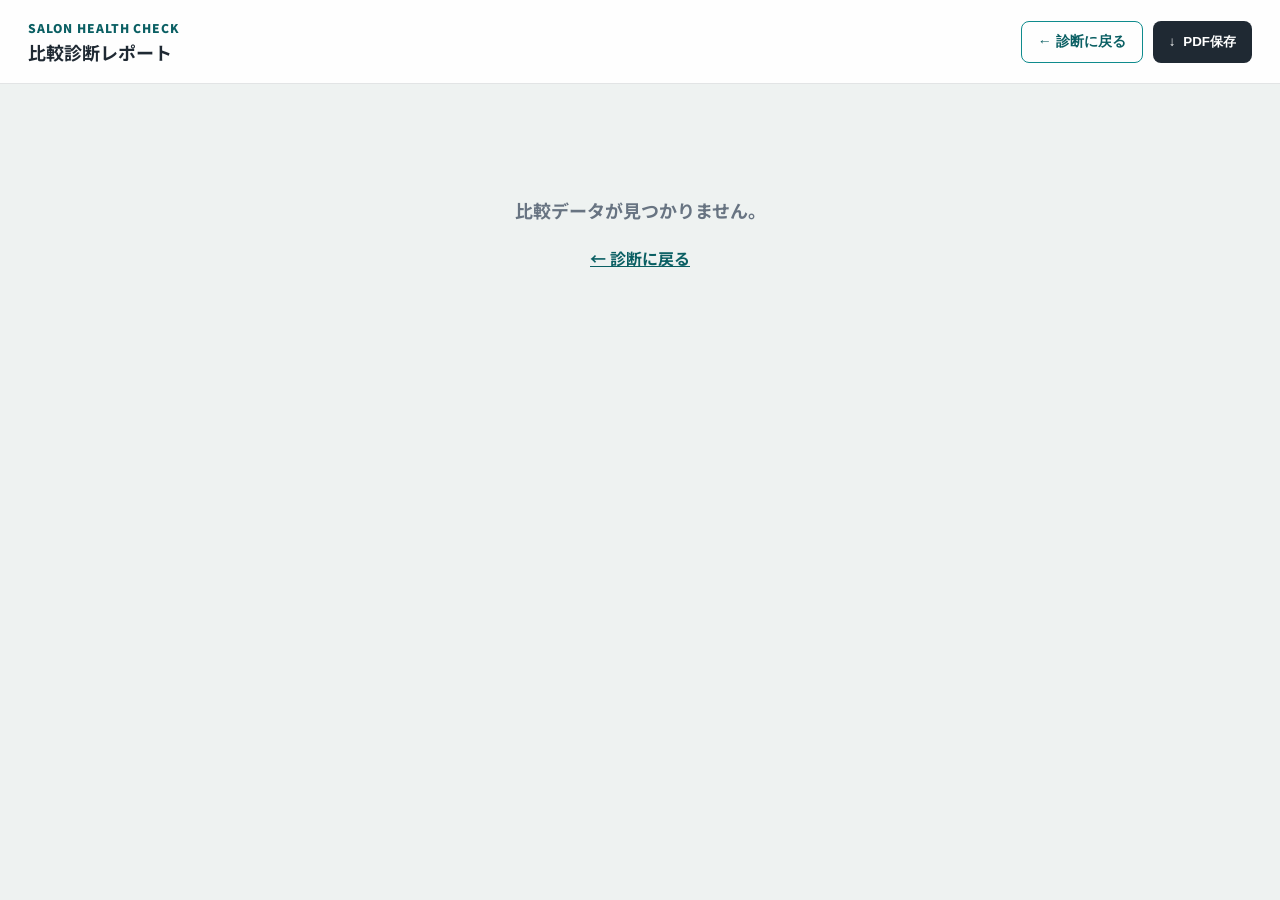
<file: compare.html>
<!doctype html>
<html lang="ja">
  <head>
    <meta charset="utf-8" />
    <meta name="viewport" content="width=device-width, initial-scale=1" />
    <title>サロンヘルスチェック｜比較診断</title>
    <link rel="stylesheet" href="./styles.css" />
    <style>
      .compare-page {
        max-width: 1180px;
        margin: 0 auto;
        padding: 32px 20px 80px;
      }

      /* サマリーカード横並び */
      .store-cards {
        display: grid;
        grid-template-columns: repeat(auto-fit, minmax(220px, 1fr));
        gap: 16px;
        margin-bottom: 40px;
      }

      .store-card {
        background: var(--paper);
        border: 1px solid var(--line);
        border-radius: 12px;
        box-shadow: var(--shadow);
        padding: 24px;
      }

      .store-card-name {
        font-size: 17px;
        font-weight: 900;
        color: var(--ink);
        margin: 0 0 4px;
      }

      .store-card-area {
        font-size: 12px;
        color: var(--muted);
        margin: 0 0 16px;
      }

      .store-card-stats {
        display: grid;
        gap: 8px;
      }

      .store-stat {
        display: flex;
        justify-content: space-between;
        align-items: baseline;
        font-size: 13px;
      }

      .store-stat-label {
        color: var(--muted);
        font-weight: 700;
      }

      .store-stat-value {
        font-weight: 900;
        color: var(--ink);
        font-size: 16px;
      }

      .store-stat-value.warn { color: var(--coral); }
      .store-stat-value.good { color: var(--teal); }

      .detail-link {
        display: block;
        margin-top: 16px;
        text-align: center;
        font-size: 13px;
        font-weight: 700;
        color: var(--teal-dark);
        background: var(--mint);
        border-radius: 8px;
        padding: 8px;
        text-decoration: none;
        cursor: pointer;
        border: none;
        width: 100%;
        font-family: "Noto Sans JP", "Hiragino Sans", Meiryo, system-ui, sans-serif;
      }

      .detail-link:hover { background: #c5ead8; }

      /* セクションヘッダー */
      .section-head {
        margin-bottom: 20px;
      }

      .section-head h2 {
        font-size: 28px;
        font-weight: 900;
        margin: 6px 0 8px;
      }

      .section-head p {
        color: var(--muted);
        font-size: 15px;
      }

      /* 比較表 */
      .compare-table-wrap {
        background: var(--paper);
        border-radius: 12px;
        box-shadow: var(--shadow);
        overflow-x: auto;
        margin-bottom: 40px;
      }

      table {
        width: 100%;
        border-collapse: collapse;
        font-size: 14px;
      }

      thead th {
        background: var(--ink);
        color: white;
        font-size: 13px;
        font-weight: 700;
        padding: 14px 18px;
        text-align: left;
        white-space: nowrap;
      }

      thead th:first-child {
        border-radius: 12px 0 0 0;
        min-width: 160px;
      }

      thead th:last-child {
        border-radius: 0 12px 0 0;
      }

      tbody tr {
        border-bottom: 1px solid var(--line);
      }

      tbody tr:last-child { border-bottom: none; }

      tbody tr.category-row td {
        background: #f0f0ee;
        font-size: 11px;
        font-weight: 800;
        color: var(--teal-dark);
        letter-spacing: 0.06em;
        padding: 8px 18px;
      }

      tbody td {
        padding: 12px 18px;
        color: var(--ink);
        font-weight: 700;
        vertical-align: middle;
      }

      tbody td:first-child {
        color: var(--muted);
        font-weight: 500;
        font-size: 13px;
      }

      .cell-ok {
        color: var(--teal);
        font-size: 18px;
      }

      .cell-needs {
        color: var(--coral);
        font-size: 18px;
      }

      .score-chip {
        display: inline-block;
        border-radius: 999px;
        font-size: 12px;
        font-weight: 800;
        padding: 3px 10px;
      }

      .score-chip.high { background: var(--mint); color: var(--teal-dark); }
      .score-chip.low { background: var(--rose); color: var(--coral); }

      /* 比較から見えてきたこと */
      .insight-section {
        background: var(--paper);
        border-radius: 12px;
        box-shadow: var(--shadow);
        padding: 36px;
        margin-bottom: 40px;
      }

      .insight-placeholder {
        background: #f0f0ee;
        border-radius: 8px;
        padding: 24px;
        text-align: center;
        color: var(--muted);
        font-size: 14px;
      }

      .insight-placeholder strong {
        display: block;
        font-size: 16px;
        color: var(--ink);
        margin-bottom: 8px;
      }

      /* 凡例 */
      .legend {
        display: flex;
        gap: 16px;
        margin-bottom: 12px;
        font-size: 12px;
        font-weight: 700;
        color: var(--muted);
      }

      .legend-item {
        display: flex;
        align-items: center;
        gap: 6px;
      }

      .legend-dot {
        width: 10px;
        height: 10px;
        border-radius: 50%;
      }

      .legend-dot.good { background: var(--teal); }
      .legend-dot.warn { background: var(--coral); }

      /* INSIGHTカード */
      .insight-points {
        display: grid;
        gap: 14px;
        margin-bottom: 20px;
      }

      .insight-point {
        background: white;
        border: 1px solid var(--line);
        border-radius: 10px;
        padding: 18px 20px;
        display: grid;
        grid-template-columns: 28px 1fr;
        gap: 14px;
        align-items: start;
      }

      .insight-num {
        background: var(--teal);
        color: white;
        border-radius: 6px;
        font-size: 14px;
        font-weight: 900;
        width: 28px;
        height: 28px;
        display: grid;
        place-items: center;
      }

      .insight-point h3 {
        font-size: 15px;
        font-weight: 700;
        margin: 0 0 6px;
        color: var(--ink);
      }

      .insight-point p {
        font-size: 13px;
        line-height: 1.6;
        color: var(--muted);
        margin: 0;
      }

      .insight-purpose {
        font-size: 13px;
        color: var(--teal-dark);
        font-weight: 700;
        background: var(--mint);
        border-radius: 8px;
        padding: 10px 14px;
        margin-bottom: 16px;
      }

      .insight-closing {
        font-size: 14px;
        font-weight: 700;
        color: var(--ink);
        border-top: 1px solid var(--line);
        padding-top: 16px;
        margin-top: 4px;
      }

      .insight-loading {
        text-align: center;
        padding: 32px;
        color: var(--muted);
        font-size: 14px;
      }

      .insight-spinner {
        width: 32px;
        height: 32px;
        border: 3px solid var(--mint);
        border-top-color: var(--teal);
        border-radius: 50%;
        animation: spin 0.8s linear infinite;
        margin: 0 auto 12px;
      }

      @keyframes spin { to { transform: rotate(360deg); } }

      /* フェーズ2プレースホルダー */
      .phase2-badge {
        display: inline-block;
        background: var(--gold);
        color: white;
        font-size: 11px;
        font-weight: 800;
        padding: 2px 8px;
        border-radius: 4px;
        margin-left: 8px;
        vertical-align: middle;
      }

      @media (max-width: 700px) {
        .compare-page { padding: 20px 12px 60px; }
        .section-head h2 { font-size: 22px; }
      }

      @media print {
        @page { size: A4 landscape; margin: 12mm; }
        body { background: white; }
        .topbar { display: none; }
        .compare-page { padding: 0; max-width: none; }
        .compare-table-wrap { overflow: visible; box-shadow: none; }
        .insight-section { box-shadow: none; }
        .store-card { box-shadow: none; border: 1px solid #ccc; }
        .detail-link { display: none; }
        table { font-size: 12px; }
        thead th { font-size: 11px; padding: 8px 10px; }
        tbody td { padding: 7px 10px; }
        .phase2-badge { display: none; }
      }
    </style>
  </head>
  <body>
    <header class="topbar">
      <div>
        <p class="eyebrow">Salon Health Check</p>
        <h1>比較診断レポート</h1>
      </div>
      <div class="actions" style="display:flex;gap:10px;">
        <button type="button" onclick="location.href='./input.html'" style="background:none;border:1.5px solid var(--teal);color:var(--teal-dark);border-radius:8px;padding:0 16px;min-height:40px;font-size:14px;font-weight:700;cursor:pointer;">← 診断に戻る</button>
        <button type="button" id="printButton" aria-label="印刷またはPDF保存">
          <span aria-hidden="true">↓</span>
          PDF保存
        </button>
      </div>
    </header>

    <main class="compare-page" id="compareMain"></main>

    <script>
      const reports = (() => {
        try {
          const stored = sessionStorage.getItem("salonReports");
          return stored ? JSON.parse(stored) : null;
        } catch { return null; }
      })();

      if (!reports || reports.length < 2) {
        document.getElementById("compareMain").innerHTML = `
          <div style="text-align:center;padding:80px 20px;">
            <p style="font-size:18px;font-weight:700;color:var(--muted);">比較データが見つかりません。</p>
            <a href="./input.html" style="display:inline-block;margin-top:20px;color:var(--teal-dark);font-weight:700;">← 診断に戻る</a>
          </div>
        `;
      } else {
        renderCompare(reports);
      }

      function renderCompare(reports) {
        const main = document.getElementById("compareMain");

        // ── 1. 店舗サマリーカード ──
        const storeCards = reports.map((r, i) => {
          const hpPassed = r.homepageChecks.filter(c => c.passed).length;
          const hpTotal = r.homepageChecks.length;
          const ratingDiff = r.map.areaRating ? (r.map.rating - r.map.areaRating).toFixed(1) : null;
          const ratingClass = ratingDiff >= 0 ? "good" : "warn";

          return `
            <div class="store-card">
              <p class="store-card-name">${r.storeName}</p>
              <p class="store-card-area">${r.area || ""}</p>
              <div class="store-card-stats">
                <div class="store-stat">
                  <span class="store-stat-label">Google評価</span>
                  <span class="store-stat-value ${ratingClass}">${r.map.rating ?? "-"}</span>
                </div>
                <div class="store-stat">
                  <span class="store-stat-label">口コミ数</span>
                  <span class="store-stat-value">${r.map.reviews ?? "-"}件</span>
                </div>
                <div class="store-stat">
                  <span class="store-stat-label">HP達成</span>
                  <span class="store-stat-value">${hpPassed}/${hpTotal}項目</span>
                </div>
                <div class="store-stat">
                  <span class="store-stat-label">優先改善</span>
                  <span class="store-stat-value warn">${r.priorities.length}件</span>
                </div>
              </div>
              <button class="detail-link" onclick="goToDetail(${i})">詳細レポートを見る →</button>
            </div>
          `;
        }).join("");

        // ── 2. 比較表 ──
        const storeHeaders = reports.map(r =>
          `<th>${r.storeName}</th>`
        ).join("");

        // Google評価・口コミ行
        const ratingRow = `
          <tr>
            <td>Google評価</td>
            ${reports.map(r => {
              const diff = r.map.areaRating ? r.map.rating - r.map.areaRating : 0;
              return `<td><span class="score-chip ${diff >= 0 ? 'high' : 'low'}">${r.map.rating ?? "-"}</span></td>`;
            }).join("")}
          </tr>
        `;

        const reviewsRow = `
          <tr>
            <td>口コミ数</td>
            ${reports.map(r => {
              const diff = r.map.areaReviews ? r.map.reviews - r.map.areaReviews : 0;
              return `<td><span class="score-chip ${diff >= 0 ? 'high' : 'low'}">${r.map.reviews ?? "-"}件</span></td>`;
            }).join("")}
          </tr>
        `;

        // HP項目別比較
        const allCheckKeys = reports[0].homepageChecks.map(c => ({ key: c.key, label: c.label }));

        // カテゴリ分類
        const categories = {
          "集客導線": ["openingHours", "phone", "line", "googleMap", "instagram", "booking"],
          "信頼材料": ["faq", "blog", "recruit"],
        };

        let checkRows = "";
        for (const [catLabel, keys] of Object.entries(categories)) {
          checkRows += `<tr class="category-row"><td colspan="${reports.length + 1}">${catLabel}</td></tr>`;
          for (const key of keys) {
            const checkItem = allCheckKeys.find(c => c.key === key);
            if (!checkItem) continue;
            const cells = reports.map(r => {
              const item = r.homepageChecks.find(c => c.key === key);
              const passed = item?.passed ?? false;
              return `<td class="${passed ? 'cell-ok' : 'cell-needs'}">${passed ? "○" : "×"}</td>`;
            }).join("");
            checkRows += `<tr><td>${checkItem.label}</td>${cells}</tr>`;
          }
        }

        const compareTable = `
          <div class="legend">
            <span class="legend-item"><span class="legend-dot good"></span>エリア平均以上</span>
            <span class="legend-item"><span class="legend-dot warn"></span>エリア平均未満</span>
          </div>
          <div class="compare-table-wrap">
            <table>
              <thead>
                <tr>
                  <th>診断項目</th>
                  ${storeHeaders}
                </tr>
              </thead>
              <tbody>
                <tr class="category-row"><td colspan="${reports.length + 1}">Google Map</td></tr>
                ${ratingRow}
                ${reviewsRow}
                ${checkRows}
              </tbody>
            </table>
          </div>
        `;

        // ── 3. 比較から見えてきたこと ──
        const insightSection = `
          <div class="insight-section">
            <div class="section-head">
              <p class="eyebrow">Insight</p>
              <h2>比較して見えてきたこと</h2>
              <p>この店舗の組み合わせから、営業の糸口になりそうなポイントをお伝えします。</p>
            </div>
            <div id="insightContent">
              <div class="insight-loading">
                <div class="insight-spinner"></div>
                比較データを分析しています…
              </div>
            </div>
          </div>
        `;

        // ── 組み立て ──
        main.innerHTML = `
          <div class="section-head" style="margin-bottom:24px;">
            <p class="eyebrow">Salon Health Check</p>
            <h2>${reports.length}店舗の比較診断</h2>
            <p>${reports[0].diagnosisDate} 実施</p>
          </div>

          <div class="store-cards">${storeCards}</div>

          <div class="section-head">
            <p class="eyebrow">Comparison</p>
            <h2>店舗比較</h2>
            <p>診断項目を横断して、強みと改善余地を一覧で確認できます。</p>
          </div>
          ${compareTable}

          ${insightSection}
        `;
      }

      // compare.js を呼んでINSIGHTを生成
      async function loadInsight(reports) {
        const purpose = sessionStorage.getItem("comparePurpose") || "series";
        try {
          const res = await fetch("/.netlify/functions/compare", {
            method: "POST",
            headers: { "Content-Type": "application/json" },
            body: JSON.stringify({ reports, purpose }),
          });

          if (!res.ok) throw new Error("分析の取得に失敗しました");
          const insight = await res.json();

          const purposeLabel = purpose === "competitor"
            ? "競合店比較（同一・近接エリアの異なる店舗）"
            : "系列店比較（同じブランド・法人の店舗）";

          const pointsHtml = insight.points.map((p, i) => `
            <div class="insight-point">
              <div class="insight-num">${i + 1}</div>
              <div>
                <h3>${p.title}</h3>
                <p>${p.body}</p>
              </div>
            </div>
          `).join("");

          document.getElementById("insightContent").innerHTML = `
            <div class="insight-purpose">${insight.purposeComment || purposeLabel}</div>
            <div class="insight-points">${pointsHtml}</div>
            <p class="insight-closing">${insight.closing}</p>
          `;
        } catch (err) {
          document.getElementById("insightContent").innerHTML = `
            <div class="insight-placeholder">
              <strong>分析を取得できませんでした</strong>
              比較表の内容をご確認ください。
            </div>
          `;
        }
      }

      // レンダリング後にINSIGHTを非同期取得
      if (reports && reports.length >= 2) {
        loadInsight(reports);
      }

      function goToDetail(index) {
        const reports = JSON.parse(sessionStorage.getItem("salonReports") || "[]");
        if (reports[index]) {
          sessionStorage.setItem("salonReport", JSON.stringify(reports[index]));
          window.location.href = "./index.html";
        }
      }

      document.getElementById("printButton").addEventListener("click", () => window.print());
    </script>
  </body>
</html>
</file>
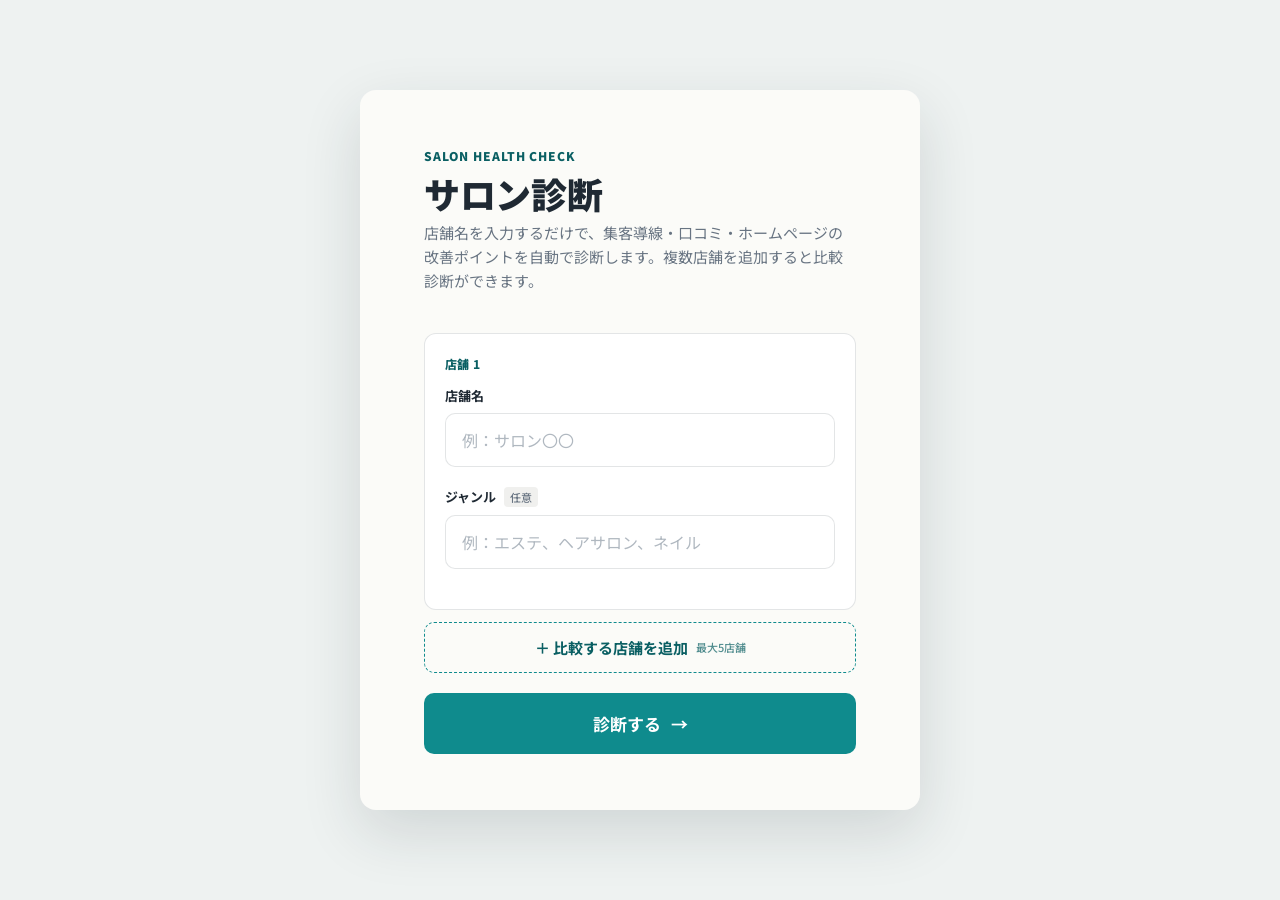
<file: input.html>
<!doctype html>
<html lang="ja">
  <head>
    <meta charset="utf-8" />
    <meta name="viewport" content="width=device-width, initial-scale=1" />
    <title>サロンヘルスチェック</title>
    <link rel="stylesheet" href="./styles.css" />
    <style>
      .input-page {
        min-height: 100vh;
        display: grid;
        place-items: center;
        padding: 40px 20px;
      }

      .input-card {
        background: var(--paper);
        border-radius: 16px;
        box-shadow: var(--shadow);
        padding: 56px 64px;
        width: 100%;
        max-width: 560px;
      }

      .input-card .eyebrow { margin-bottom: 8px; }

      .input-card h1 {
        font-size: 36px;
        font-weight: 900;
        letter-spacing: -0.01em;
        line-height: 1.1;
        margin: 0 0 8px;
        color: var(--ink);
      }

      .input-card .desc {
        color: var(--muted);
        font-size: 15px;
        line-height: 1.6;
        margin: 0 0 40px;
      }

      .field {
        display: grid;
        gap: 8px;
        margin-bottom: 20px;
      }

      .field label {
        font-size: 13px;
        font-weight: 700;
        color: var(--ink);
        display: flex;
        align-items: center;
        gap: 8px;
      }

      .field label .optional {
        font-size: 11px;
        font-weight: 500;
        color: var(--muted);
        background: #f0f0ee;
        border-radius: 4px;
        padding: 2px 6px;
      }

      .field input {
        width: 100%;
        padding: 14px 16px;
        border: 1.5px solid var(--line);
        border-radius: 10px;
        font-size: 16px;
        font-family: "Noto Sans JP", "Hiragino Sans", Meiryo, system-ui, sans-serif;
        color: var(--ink);
        background: white;
        transition: border-color 0.15s;
        outline: none;
        box-sizing: border-box;
      }

      .field input:focus { border-color: var(--teal); }
      .field input::placeholder { color: #b0b8c0; }

      /* 店舗ブロック */
      .store-block {
        background: white;
        border: 1.5px solid var(--line);
        border-radius: 12px;
        padding: 20px;
        margin-bottom: 12px;
        position: relative;
      }

      .store-block-label {
        font-size: 12px;
        font-weight: 800;
        color: var(--teal-dark);
        letter-spacing: 0.04em;
        margin-bottom: 12px;
      }

      .remove-btn {
        position: absolute;
        top: 14px;
        right: 14px;
        background: none;
        border: 1.5px solid var(--line);
        border-radius: 6px;
        color: var(--muted);
        cursor: pointer;
        font-size: 12px;
        font-weight: 700;
        min-height: 28px;
        padding: 0 10px;
      }

      .remove-btn:hover {
        border-color: var(--coral);
        color: var(--coral);
        background: var(--rose);
      }

      /* 追加ボタン */
      .add-store-btn {
        width: 100%;
        padding: 14px;
        background: none;
        border: 1.5px dashed var(--teal);
        border-radius: 10px;
        color: var(--teal-dark);
        cursor: pointer;
        font-size: 15px;
        font-weight: 700;
        font-family: "Noto Sans JP", "Hiragino Sans", Meiryo, system-ui, sans-serif;
        margin-bottom: 20px;
        display: flex;
        align-items: center;
        justify-content: center;
        gap: 8px;
        transition: background 0.15s, border-color 0.15s;
        min-height: auto;
      }

      .add-store-btn:hover {
        background: var(--mint);
      }

      .add-store-btn:disabled {
        opacity: 0.4;
        cursor: not-allowed;
      }

      /* 比較モード表示 */
      .compare-notice {
        background: var(--mint);
        border-radius: 8px;
        color: var(--teal-dark);
        font-size: 13px;
        font-weight: 700;
        margin-bottom: 16px;
        padding: 10px 14px;
        display: none;
      }

      .compare-notice.visible { display: block; }

      .submit-btn {
        width: 100%;
        padding: 18px;
        background: var(--teal);
        color: white;
        border: none;
        border-radius: 10px;
        font-size: 17px;
        font-weight: 700;
        font-family: "Noto Sans JP", "Hiragino Sans", Meiryo, system-ui, sans-serif;
        cursor: pointer;
        margin-top: 12px;
        display: flex;
        align-items: center;
        justify-content: center;
        gap: 10px;
        transition: background 0.15s;
        min-height: auto;
      }

      .submit-btn:hover { background: var(--teal-dark); }

      /* ローディング */
      .loading-overlay {
        display: none;
        position: fixed;
        inset: 0;
        background: rgba(238, 242, 241, 0.92);
        place-items: center;
        z-index: 100;
        flex-direction: column;
        gap: 24px;
      }

      .loading-overlay.active { display: grid; }

      .loading-card {
        background: white;
        border-radius: 16px;
        box-shadow: var(--shadow);
        padding: 48px 56px;
        text-align: center;
        display: grid;
        gap: 20px;
        min-width: 300px;
      }

      .spinner {
        width: 48px;
        height: 48px;
        border: 4px solid var(--mint);
        border-top-color: var(--teal);
        border-radius: 50%;
        animation: spin 0.8s linear infinite;
        margin: 0 auto;
      }

      @keyframes spin { to { transform: rotate(360deg); } }

      .loading-card h2 {
        font-size: 22px;
        font-weight: 700;
        margin: 0;
        color: var(--ink);
      }

      .loading-card p {
        font-size: 14px;
        color: var(--muted);
        margin: 0;
      }

      .loading-progress {
        font-size: 13px;
        color: var(--teal-dark);
        font-weight: 700;
      }

      @media (max-width: 600px) {
        .input-card { padding: 36px 28px; }
        .input-card h1 { font-size: 28px; }
      }
    </style>
  </head>
  <body>
    <div class="input-page">
      <div class="input-card">
        <p class="eyebrow">Salon Health Check</p>
        <h1>サロン診断</h1>
        <p class="desc">店舗名を入力するだけで、集客導線・口コミ・ホームページの改善ポイントを自動で診断します。複数店舗を追加すると比較診断ができます。</p>

        <!-- 店舗リスト -->
        <div id="storeList"></div>

        <!-- 店舗追加ボタン -->
        <button class="add-store-btn" id="addStoreBtn" type="button">
          <span>＋ 比較する店舗を追加</span>
          <span style="font-size:11px;font-weight:500;opacity:0.7">最大5店舗</span>
        </button>

        <!-- 比較目的選択（2店舗以上のとき表示） -->
        <div id="comparePurpose" style="display:none;margin-bottom:16px;">
          <p style="font-size:13px;font-weight:700;color:var(--ink);margin:0 0 10px;">比較の目的</p>
          <label style="display:flex;align-items:center;gap:10px;padding:12px 14px;background:white;border:1.5px solid var(--line);border-radius:10px;margin-bottom:8px;cursor:pointer;font-size:14px;font-weight:700;color:var(--ink);">
            <input type="radio" name="purpose" value="series" checked style="accent-color:var(--teal);width:16px;height:16px;" />
            系列店を比較する（同じブランド・法人の店舗）
          </label>
          <label style="display:flex;align-items:center;gap:10px;padding:12px 14px;background:white;border:1.5px solid var(--line);border-radius:10px;cursor:pointer;font-size:14px;font-weight:700;color:var(--ink);">
            <input type="radio" name="purpose" value="competitor" style="accent-color:var(--teal);width:16px;height:16px;" />
            競合店を比較する（同一・近接エリアの異なる店舗）
          </label>
        </div>

        <!-- 比較モード通知 -->
        <div class="compare-notice" id="compareNotice">
          複数店舗が入力されています。診断後に比較レポートが表示されます。
        </div>

        <button class="submit-btn" id="diagnoseBtn" type="button">
          <span id="submitLabel">診断する</span>
          <span aria-hidden="true">→</span>
        </button>
      </div>
    </div>

    <!-- ローディング -->
    <div class="loading-overlay" id="loadingOverlay">
      <div class="loading-card">
        <div class="spinner"></div>
        <h2>診断中</h2>
        <p id="loadingDetail">GoogleMap・ホームページの情報を取得しています…</p>
        <p class="loading-progress" id="loadingProgress"></p>
      </div>
    </div>

    <script>
      const MAX_STORES = 5;
      let storeCount = 0;

      function createStoreBlock(index) {
        const block = document.createElement("div");
        block.className = "store-block";
        block.dataset.index = index;
        block.innerHTML = `
          <p class="store-block-label">店舗 ${index + 1}</p>
          ${index > 0 ? `<button class="remove-btn" type="button" onclick="removeStore(this)">削除</button>` : ""}
          <div class="field">
            <label>店舗名</label>
            <input type="text" class="store-name" placeholder="例：サロン〇〇" autocomplete="off" />
          </div>
          <div class="field">
            <label>ジャンル <span class="optional">任意</span></label>
            <input type="text" class="store-genre" placeholder="例：エステ、ヘアサロン、ネイル" autocomplete="off" />
          </div>
        `;
        return block;
      }

      function addStore() {
        if (storeCount >= MAX_STORES) return;
        const list = document.getElementById("storeList");
        list.appendChild(createStoreBlock(storeCount));
        storeCount++;
        updateUI();
      }

      function removeStore(btn) {
        const block = btn.closest(".store-block");
        block.remove();
        storeCount--;
        // ラベルを振り直す
        document.querySelectorAll(".store-block").forEach((b, i) => {
          b.dataset.index = i;
          b.querySelector(".store-block-label").textContent = `店舗 ${i + 1}`;
        });
        updateUI();
      }

      function updateUI() {
        const count = document.querySelectorAll(".store-block").length;
        document.getElementById("addStoreBtn").disabled = count >= MAX_STORES;
        document.getElementById("compareNotice").classList.toggle("visible", count >= 2);
        document.getElementById("comparePurpose").style.display = count >= 2 ? "block" : "none";
        document.getElementById("submitLabel").textContent = count >= 2 ? `${count}店舗を比較診断` : "診断する";
      }

      // 初期1店舗を追加
      addStore();

      document.getElementById("addStoreBtn").addEventListener("click", addStore);
      document.getElementById("diagnoseBtn").addEventListener("click", runDiagnosis);

      async function runDiagnosis() {
        const blocks = document.querySelectorAll(".store-block");
        const stores = Array.from(blocks).map(b => ({
          name: b.querySelector(".store-name").value.trim(),
          genre: b.querySelector(".store-genre").value.trim(),
        })).filter(s => s.name);

        if (stores.length === 0) {
          document.querySelector(".store-name").focus();
          return;
        }

        const overlay = document.getElementById("loadingOverlay");
        const detail = document.getElementById("loadingDetail");
        const progress = document.getElementById("loadingProgress");
        overlay.classList.add("active");

        try {
          const reports = [];

          for (let i = 0; i < stores.length; i++) {
            const store = stores[i];
            detail.textContent = `「${store.name}」の情報を取得しています…`;
            progress.textContent = stores.length > 1 ? `${i + 1} / ${stores.length} 店舗` : "";

            // ① Places API
            const placesRes = await fetch("/.netlify/functions/places", {
              method: "POST",
              headers: { "Content-Type": "application/json" },
              body: JSON.stringify({ storeName: store.name, genre: store.genre }),
            });
            if (!placesRes.ok) {
              const err = await placesRes.json();
              throw new Error(`${store.name}: ${err.error || "店舗情報の取得に失敗しました"}`);
            }
            const placeData = await placesRes.json();

            // ② Analyze API
            detail.textContent = `「${store.name}」を診断しています…`;
            const analyzeRes = await fetch("/.netlify/functions/analyze", {
              method: "POST",
              headers: { "Content-Type": "application/json" },
              body: JSON.stringify({ placeData }),
            });
            if (!analyzeRes.ok) {
              const err = await analyzeRes.json();
              throw new Error(`${store.name}: ${err.error || "診断の生成に失敗しました"}`);
            }
            const analysis = await analyzeRes.json();

            const report = {
              brand: "サロンヘルスチェック",
              storeName: placeData.storeName,
              storeShortName: placeData.storeName,
              area: placeData.address,
              diagnosisDate: new Date().toLocaleDateString("ja-JP", { year: "numeric", month: "2-digit" }).replace("/", "."),
              map: {
                rating: placeData.rating,
                areaRating: placeData.areaRating,
                reviews: placeData.reviews,
                areaReviews: placeData.areaReviews,
                nextReviewGoal: placeData.reviews ? Math.ceil(placeData.reviews / 5) * 5 + 5 : 30,
              },
              homepageChecks: analysis.homepageChecks || [],
              priorities: analysis.priorities || [],
              superiorStores: placeData.superiorStores || [],
              nearbyCompetitors: placeData.nearbyCompetitors || [],
              summary: analysis.summary || "",
              closing: analysis.closing || "",
              offer: analysis.offer || { title: "初回改善サポート", items: [], cta: "まずここから着手しましょう" },
            };

            reports.push(report);
          }

          if (reports.length === 1) {
            // 単店舗：従来通り
            sessionStorage.setItem("salonReport", JSON.stringify(reports[0]));
            window.location.href = "./index.html";
          } else {
            // 複数店舗：比較ページへ
            const purpose = document.querySelector('input[name="purpose"]:checked')?.value || "series";
            sessionStorage.setItem("salonReports", JSON.stringify(reports));
            sessionStorage.setItem("comparePurpose", purpose);
            window.location.href = "./compare.html";
          }

        } catch (err) {
          overlay.classList.remove("active");
          alert("エラーが発生しました：" + err.message);
        }
      }
    </script>
  </body>
</html>
</file>
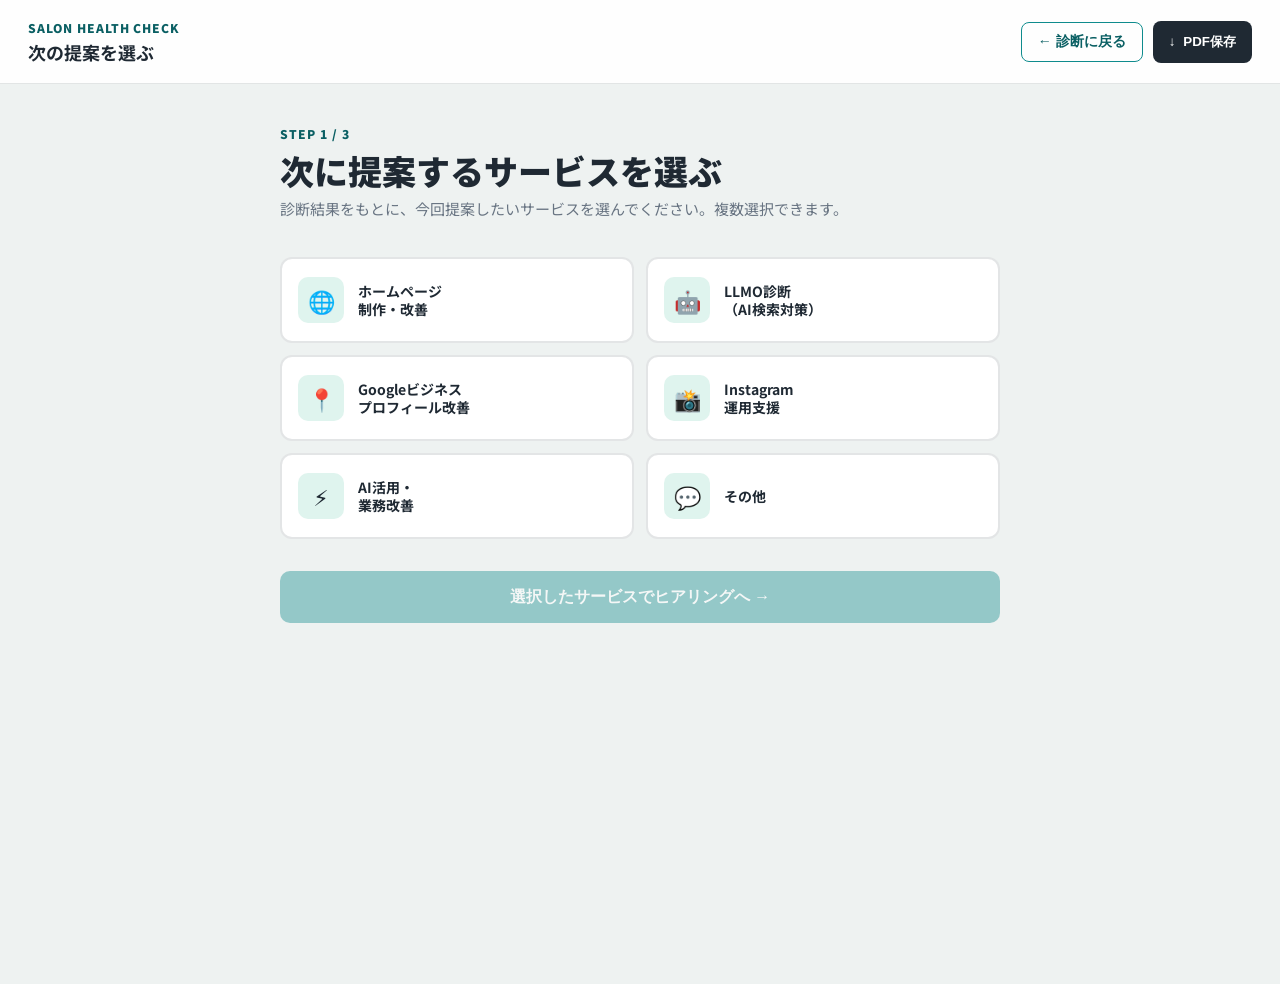
<file: proposal.html>
<!doctype html>
<html lang="ja">
  <head>
    <meta charset="utf-8" />
    <meta name="viewport" content="width=device-width, initial-scale=1" />
    <title>次の提案 — サロンヘルスチェック</title>
    <link rel="stylesheet" href="./styles.css" />
    <style>
      /* ===== ページ共通 ===== */
      .proposal-page {
        min-height: 100vh;
        padding: 40px 20px 80px;
      }

      .proposal-inner {
        margin: 0 auto;
        max-width: 720px;
      }

      .proposal-inner .eyebrow {
        margin-bottom: 8px;
      }

      .proposal-inner h1 {
        font-size: 34px;
        font-weight: 900;
        line-height: 1.1;
        margin: 0 0 8px;
      }

      .proposal-inner .desc {
        color: var(--muted);
        font-size: 15px;
        line-height: 1.6;
        margin: 0 0 36px;
      }

      /* ===== サービス選択 ===== */
      #screen-select { display: block; }
      #screen-hearing { display: none; }
      #screen-result  { display: none; }

      .service-grid {
        display: grid;
        gap: 12px;
        grid-template-columns: 1fr 1fr;
        margin-bottom: 32px;
      }

      .service-card {
        align-items: center;
        background: white;
        border: 2px solid var(--line);
        border-radius: 12px;
        cursor: pointer;
        display: flex;
        gap: 14px;
        padding: 18px 16px;
        transition: border-color 0.15s, box-shadow 0.15s;
        user-select: none;
      }

      .service-card:hover {
        border-color: var(--teal);
      }

      .service-card.selected {
        background: var(--mint);
        border-color: var(--teal);
        box-shadow: 0 0 0 3px rgba(15,139,141,0.15);
      }

      .service-icon {
        align-items: center;
        background: var(--mint);
        border-radius: 10px;
        display: flex;
        font-size: 22px;
        height: 46px;
        justify-content: center;
        width: 46px;
        flex-shrink: 0;
      }

      .service-card.selected .service-icon {
        background: white;
      }

      .service-label {
        font-size: 14px;
        font-weight: 700;
        line-height: 1.3;
      }

      .service-check {
        margin-left: auto;
        color: var(--teal);
        font-size: 20px;
        display: none;
        flex-shrink: 0;
      }

      .service-card.selected .service-check {
        display: block;
      }

      .next-btn {
        background: var(--teal);
        border-radius: 10px;
        font-size: 16px;
        min-height: 52px;
        padding: 0 28px;
        width: 100%;
        justify-content: center;
        opacity: 0.4;
        pointer-events: none;
        transition: opacity 0.15s, background 0.15s;
      }

      .next-btn.active {
        opacity: 1;
        pointer-events: auto;
      }

      .next-btn.active:hover {
        background: var(--teal-dark);
      }

      /* ===== ヒアリング ===== */
      .hearing-header {
        margin-bottom: 28px;
      }

      .hearing-header h2 {
        font-size: 26px;
        margin: 6px 0 6px;
      }

      .service-tabs {
        display: flex;
        flex-wrap: wrap;
        gap: 8px;
        margin-bottom: 28px;
      }

      .service-tab {
        background: var(--mint);
        border: 1.5px solid var(--teal);
        border-radius: 999px;
        color: var(--teal-dark);
        cursor: pointer;
        font-size: 13px;
        font-weight: 700;
        padding: 6px 14px;
        opacity: 0.45;
        transition: opacity 0.12s;
      }

      .service-tab.active {
        opacity: 1;
        background: var(--teal);
        color: white;
      }

      .hearing-form {
        background: white;
        border: 1px solid var(--line);
        border-radius: 14px;
        padding: 28px 32px;
        margin-bottom: 24px;
      }

      .hearing-form h3 {
        font-size: 17px;
        margin: 0 0 20px;
        color: var(--teal-dark);
      }

      .field {
        display: grid;
        gap: 6px;
        margin-bottom: 18px;
      }

      .field label {
        font-size: 13px;
        font-weight: 700;
        color: var(--ink);
      }

      .field input,
      .field select,
      .field textarea {
        background: white;
        border: 1.5px solid var(--line);
        border-radius: 8px;
        color: var(--ink);
        font-family: "Noto Sans JP", "Hiragino Sans", Meiryo, system-ui, sans-serif;
        font-size: 15px;
        outline: none;
        padding: 12px 14px;
        transition: border-color 0.15s;
        width: 100%;
        box-sizing: border-box;
      }

      .field input:focus,
      .field select:focus,
      .field textarea:focus {
        border-color: var(--teal);
      }

      .field textarea {
        min-height: 80px;
        resize: vertical;
      }

      .analyze-btn {
        background: var(--teal);
        border-radius: 10px;
        font-size: 16px;
        justify-content: center;
        min-height: 52px;
        padding: 0 28px;
        width: 100%;
        transition: background 0.15s;
      }

      .analyze-btn:hover {
        background: var(--teal-dark);
      }

      .back-link {
        background: none;
        border: none;
        color: var(--muted);
        cursor: pointer;
        font-size: 13px;
        font-weight: 700;
        margin-top: 16px;
        padding: 0;
        text-decoration: underline;
        display: block;
        text-align: center;
      }

      /* ===== ローディング ===== */
      .loading-overlay {
        display: none;
        position: fixed;
        inset: 0;
        background: rgba(238,242,241,0.92);
        place-items: center;
        z-index: 100;
      }

      .loading-overlay.active {
        display: grid;
      }

      .loading-card {
        background: white;
        border-radius: 16px;
        box-shadow: var(--shadow);
        padding: 48px 56px;
        text-align: center;
        display: grid;
        gap: 20px;
      }

      .spinner {
        animation: spin 0.8s linear infinite;
        border: 4px solid var(--mint);
        border-radius: 50%;
        border-top-color: var(--teal);
        height: 48px;
        margin: 0 auto;
        width: 48px;
      }

      @keyframes spin { to { transform: rotate(360deg); } }

      .loading-card h2 {
        color: var(--ink);
        font-size: 22px;
        font-weight: 700;
        margin: 0;
      }

      .loading-card p {
        color: var(--muted);
        font-size: 14px;
        margin: 0;
      }

      /* ===== 結果 ===== */
      .result-service-tags {
        display: flex;
        flex-wrap: wrap;
        gap: 8px;
        margin-bottom: 28px;
      }

      .result-service-tag {
        background: var(--mint);
        border: 1.5px solid var(--teal);
        border-radius: 999px;
        color: var(--teal-dark);
        font-size: 13px;
        font-weight: 700;
        padding: 5px 14px;
      }

      .proposal-cards {
        display: grid;
        gap: 20px;
        margin-bottom: 32px;
      }

      .proposal-card {
        background: white;
        border: 1px solid var(--line);
        border-radius: 14px;
        overflow: hidden;
      }

      .proposal-card-head {
        align-items: center;
        background: var(--mint);
        border-bottom: 1px solid var(--line);
        display: flex;
        gap: 14px;
        padding: 16px 20px;
      }

      .proposal-card-head .service-icon {
        background: white;
      }

      .proposal-card-title {
        flex: 1;
      }

      .proposal-card-title h3 {
        font-size: 17px;
        margin: 0 0 2px;
        color: var(--teal-dark);
      }

      .proposal-card-title p {
        font-size: 12px;
        color: var(--muted);
        margin: 0;
      }

      .proposal-score {
        color: var(--gold);
        font-size: 22px;
        font-weight: 900;
      }

      .proposal-card-body {
        padding: 20px;
        display: grid;
        gap: 16px;
      }

      .proposal-row {
        display: grid;
        gap: 4px;
      }

      .proposal-row-label {
        color: var(--teal-dark);
        font-size: 12px;
        font-weight: 800;
        letter-spacing: 0.04em;
        text-transform: uppercase;
      }

      .proposal-row-text {
        color: var(--ink);
        font-size: 14px;
        line-height: 1.6;
      }

      .talk-box {
        background: #f7f9f8;
        border-left: 3px solid var(--teal);
        border-radius: 4px;
        font-size: 14px;
        font-style: italic;
        line-height: 1.65;
        padding: 12px 16px;
        color: var(--ink);
      }

      .print-btn {
        background: var(--ink);
        border-radius: 10px;
        font-size: 15px;
        justify-content: center;
        min-height: 48px;
        padding: 0 24px;
        width: 100%;
        transition: background 0.15s;
      }

      .print-btn:hover {
        background: #344250;
      }

      .restart-link {
        background: none;
        border: none;
        color: var(--muted);
        cursor: pointer;
        font-size: 13px;
        font-weight: 700;
        margin-top: 14px;
        padding: 0;
        text-decoration: underline;
        display: block;
        text-align: center;
      }

      @media (max-width: 600px) {
        .service-grid { grid-template-columns: 1fr; }
        .hearing-form { padding: 20px 18px; }
      }

      @media print {
        .topbar, .next-btn, .analyze-btn, .back-link, .restart-link, .print-btn { display: none !important; }
        #screen-select, #screen-hearing { display: none !important; }
        #screen-result { display: block !important; }
      }
    </style>
  </head>
  <body>
    <header class="topbar">
  <div>
    <p class="eyebrow">Salon Health Check</p>
    <h1>次の提案を選ぶ</h1>
  </div>
  <div style="display:flex;gap:10px;align-items:center;">
    <button type="button" onclick="location.href='./input.html'" style="background:none;border:1.5px solid var(--teal);color:var(--teal-dark);border-radius:8px;padding:0 16px;min-height:40px;font-size:14px;font-weight:700;cursor:pointer;">← 診断に戻る</button>
    <button type="button" id="printButton" aria-label="PDF保存">
      <span aria-hidden="true">↓</span> PDF保存
    </button>
  </div>
</header>


    <main class="proposal-page">
      <div class="proposal-inner">

        <!-- ① サービス選択 -->
        <div id="screen-select">
          <p class="eyebrow">Step 1 / 3</p>
          <h1>次に提案するサービスを選ぶ</h1>
          <p class="desc">診断結果をもとに、今回提案したいサービスを選んでください。複数選択できます。</p>

          <div class="service-grid" id="serviceGrid">
            <div class="service-card" data-service="homepage">
              <div class="service-icon">🌐</div>
              <span class="service-label">ホームページ<br>制作・改善</span>
              <span class="service-check">✓</span>
            </div>
            <div class="service-card" data-service="llmo">
              <div class="service-icon">🤖</div>
              <span class="service-label">LLMO診断<br>（AI検索対策）</span>
              <span class="service-check">✓</span>
            </div>
            <div class="service-card" data-service="gbp">
              <div class="service-icon">📍</div>
              <span class="service-label">Googleビジネス<br>プロフィール改善</span>
              <span class="service-check">✓</span>
            </div>
            <div class="service-card" data-service="instagram">
              <div class="service-icon">📸</div>
              <span class="service-label">Instagram<br>運用支援</span>
              <span class="service-check">✓</span>
            </div>
            <div class="service-card" data-service="ai">
              <div class="service-icon">⚡</div>
              <span class="service-label">AI活用・<br>業務改善</span>
              <span class="service-check">✓</span>
            </div>
            <div class="service-card" data-service="other">
              <div class="service-icon">💬</div>
              <span class="service-label">その他</span>
              <span class="service-check">✓</span>
            </div>
          </div>

          <button class="next-btn" id="nextBtn">選択したサービスでヒアリングへ →</button>
        </div>

        <!-- ② ヒアリング -->
        <div id="screen-hearing">
          <p class="eyebrow">Step 2 / 3</p>
          <h2 style="font-size:26px;font-weight:900;margin:6px 0 6px;">ヒアリング</h2>
          <p class="desc">サービスごとに確認したい内容を入力してください。</p>

          <div class="service-tabs" id="serviceTabs"></div>
          <div id="hearingForms"></div>

          <button class="analyze-btn" id="analyzeBtn">AIに提案書を作成させる →</button>
          <button class="back-link" id="backToSelect">← サービス選択に戻る</button>
        </div>

        <!-- ③ 提案結果 -->
        <div id="screen-result">
          <p class="eyebrow">Step 3 / 3</p>
          <h1>AI提案書</h1>
          <p class="desc">診断結果とヒアリング内容をもとに、提案の優先順位と営業トーク例を生成しました。</p>

          <div class="result-service-tags" id="resultTags"></div>
          <div class="proposal-cards" id="proposalCards"></div>

          <button class="print-btn" onclick="window.print()">↓ PDF保存</button>
          <button class="restart-link" id="restartBtn">← サービス選択に戻る</button>
        </div>

      </div>
    </main>

    <!-- ローディング -->
    <div class="loading-overlay" id="loadingOverlay">
      <div class="loading-card">
        <div class="spinner"></div>
        <h2>提案書を作成中</h2>
        <p>ヒアリング内容をもとにAIが分析しています…</p>
      </div>
    </div>

    <script>
      // ===== データ =====
      const SERVICE_DEF = {
        homepage: {
          label: "ホームページ制作・改善",
          icon: "🌐",
          fields: [
            { id: "hp_url",     label: "ホームページURL",       type: "text",   placeholder: "https://example.com" },
            { id: "hp_since",   label: "公開時期",               type: "text",   placeholder: "例：3年前" },
            { id: "hp_update",  label: "更新頻度",               type: "select", options: ["ほぼ更新なし","月1〜2回","週1回以上"] },
            { id: "hp_reserve", label: "予約方法",               type: "text",   placeholder: "例：電話、ホットペッパー" },
            { id: "hp_trouble", label: "現在困っていること",     type: "textarea",placeholder: "例：問い合わせが少ない、スマホで見づらい" },
          ],
        },
        llmo: {
          label: "LLMO診断",
          icon: "🤖",
          fields: [
            { id: "llmo_traffic", label: "検索からの流入はありますか？", type: "select", options: ["ほとんどない","少しある","安定してある"] },
            { id: "llmo_aware",   label: "AI検索を意識したことがありますか？", type: "select", options: ["ない","少し気にしている","対策している"] },
            { id: "llmo_faq",     label: "FAQページはありますか？",       type: "select", options: ["ない","ある（更新なし）","ある（定期更新）"] },
            { id: "llmo_blog",    label: "ブログ更新頻度",               type: "select", options: ["ほぼなし","月1〜2回","週1回以上"] },
          ],
        },
        gbp: {
          label: "Googleビジネスプロフィール改善",
          icon: "📍",
          fields: [
            { id: "gbp_rating",  label: "現在の評価（星）",     type: "text",   placeholder: "例：4.2" },
            { id: "gbp_reviews", label: "口コミ件数",           type: "text",   placeholder: "例：18件" },
            { id: "gbp_photo",   label: "写真の枚数",           type: "select", options: ["5枚以下","6〜20枚","21枚以上"] },
            { id: "gbp_reply",   label: "口コミへの返信",       type: "select", options: ["ほぼしていない","ときどきしている","必ずしている"] },
          ],
        },
        instagram: {
          label: "Instagram運用支援",
          icon: "📸",
          fields: [
            { id: "ig_followers", label: "フォロワー数",           type: "text",   placeholder: "例：320" },
            { id: "ig_freq",      label: "投稿頻度",               type: "select", options: ["ほぼなし","月1〜3回","週1〜2回","週3回以上"] },
            { id: "ig_reel",      label: "リール活用",             type: "select", options: ["していない","ときどきしている","積極的にしている"] },
            { id: "ig_reserve",   label: "予約導線（リンクなど）", type: "select", options: ["設置なし","プロフィールにリンクあり","投稿内にも誘導あり"] },
          ],
        },
        ai: {
          label: "AI活用・業務改善",
          icon: "⚡",
          fields: [
            { id: "ai_current", label: "現在使っているAIツール",   type: "text",    placeholder: "例：ChatGPT、なし" },
            { id: "ai_task",    label: "自動化したい業務",         type: "textarea",placeholder: "例：予約確認メール、SNS投稿文作成" },
            { id: "ai_budget",  label: "月額予算感",               type: "select",  options: ["〜1万円","1〜3万円","3〜5万円","5万円以上"] },
          ],
        },
        other: {
          label: "その他",
          icon: "💬",
          fields: [
            { id: "other_detail", label: "相談内容", type: "textarea", placeholder: "ご自由にお書きください" },
          ],
        },
      };

      // ダミー提案データ（デモ用）
      const DUMMY_PROPOSALS = {
        homepage: {
          score: 5,
          issue:    "予約・お問い合わせボタンと地図リンクが不足しています。来店前に離脱している可能性があります。",
          action:   "①目立つ位置に予約ボタンを設置　②Googleマップへのリンクを追加　③スマートフォン表示の確認",
          priority: "高",
          effect:   "問い合わせ数の増加、来店率の向上",
          talk:     "「今のホームページ、実はお客様が予約に進む前に迷ってしまう構造になっています。ボタン一つ追加するだけで改善できるので、まずここから試してみませんか？」",
        },
        llmo: {
          score: 4,
          issue:    "FAQページが未設置のため、AI検索で情報が見つかりにくい状態です。",
          action:   "①よくある質問ページの作成　②ブログへのキーワード記事追加　③構造化データの整備",
          priority: "中",
          effect:   "AI検索からの流入増加、信頼性の向上",
          talk:     "「最近、ChatGPTやGoogleのAIモードで検索するお客様が増えています。FAQ一つ作るだけで、AI検索に引っかかりやすくなりますよ。」",
        },
        gbp: {
          score: 5,
          issue:    "口コミ数がエリア平均より少なく、新規顧客の不安につながっている可能性があります。",
          action:   "①来店後のお客様への口コミ依頼導線を整備　②全口コミへの返信　③写真を20枚以上に増やす",
          priority: "高",
          effect:   "口コミ増加、エリア内での信頼度向上",
          talk:     "「エリアの上位店と比べると口コミがまだ少ない状態です。来店されたお客様に一声かけるだけで増やせます。一緒に仕組みを作りましょう。」",
        },
        instagram: {
          score: 3,
          issue:    "リールの活用が少なく、新規リーチが限られています。",
          action:   "①施術ビフォーアフターのリール作成　②予約リンクをプロフィールに設置　③投稿頻度を週2回以上に",
          priority: "中",
          effect:   "フォロワー増加、予約への誘導強化",
          talk:     "「Instagramからの予約が取れているサロンは、リール投稿が多い傾向があります。15秒でもいいので、施術の様子を見せると一気に変わりますよ。」",
        },
        ai: {
          score: 4,
          issue:    "手作業が多い業務があり、AIツールで自動化できる余地があります。",
          action:   "①予約確認メールの自動化　②SNS投稿文の自動生成　③業務フローの見直し",
          priority: "中",
          effect:   "業務時間の削減、スタッフの負担軽減",
          talk:     "「毎日の業務の中で、AIに任せられることが意外と多いんです。まず一つ試してみましょう。慣れたら次のステップへ進めます。」",
        },
        other: {
          score: 3,
          issue:    "ご相談内容を確認しました。詳細をヒアリングのうえ最適な提案をご用意します。",
          action:   "①課題の整理　②優先順位の確認　③提案書の作成",
          priority: "要確認",
          effect:   "課題解決・業務改善",
          talk:     "「まずは現状をしっかり確認させてください。課題が整理できれば、具体的な改善策をご提案できます。」",
        },
      };

      const stars = (n) => "★★★★★☆☆☆☆☆".slice(5 - n, 10 - n);

      // ===== 状態 =====
      let selectedServices = [];
      let activeTab = null;

      // ===== ① サービス選択 =====
      document.querySelectorAll(".service-card").forEach(card => {
        card.addEventListener("click", () => {
          card.classList.toggle("selected");
          const svc = card.dataset.service;
          if (card.classList.contains("selected")) {
            selectedServices.push(svc);
          } else {
            selectedServices = selectedServices.filter(s => s !== svc);
          }
          const btn = document.getElementById("nextBtn");
          btn.classList.toggle("active", selectedServices.length > 0);
        });
      });

      document.getElementById("nextBtn").addEventListener("click", () => {
        if (!selectedServices.length) return;
        buildHearingForms();
        show("screen-hearing");
      });

      // ===== ② ヒアリング =====
      function buildHearingForms() {
        const tabsEl  = document.getElementById("serviceTabs");
        const formsEl = document.getElementById("hearingForms");
        tabsEl.innerHTML = "";
        formsEl.innerHTML = "";

        selectedServices.forEach((svc, i) => {
          const def = SERVICE_DEF[svc];
          // タブ
          const tab = document.createElement("button");
          tab.className = "service-tab" + (i === 0 ? " active" : "");
          tab.textContent = def.label;
          tab.dataset.svc = svc;
          tab.addEventListener("click", () => switchTab(svc));
          tabsEl.appendChild(tab);

          // フォーム
          const form = document.createElement("div");
          form.className = "hearing-form";
          form.id = "form-" + svc;
          form.style.display = i === 0 ? "block" : "none";

          let html = `<h3>${def.icon} ${def.label}</h3>`;
          def.fields.forEach(f => {
            html += `<div class="field"><label for="${f.id}">${f.label}</label>`;
            if (f.type === "select") {
              html += `<select id="${f.id}">` + f.options.map(o => `<option>${o}</option>`).join("") + `</select>`;
            } else if (f.type === "textarea") {
              html += `<textarea id="${f.id}" placeholder="${f.placeholder || ""}"></textarea>`;
            } else {
              html += `<input type="text" id="${f.id}" placeholder="${f.placeholder || ""}" autocomplete="off">`;
            }
            html += `</div>`;
          });
          form.innerHTML = html;
          formsEl.appendChild(form);
        });

        activeTab = selectedServices[0];
      }

      function switchTab(svc) {
        document.querySelectorAll(".service-tab").forEach(t => t.classList.toggle("active", t.dataset.svc === svc));
        selectedServices.forEach(s => {
          const el = document.getElementById("form-" + s);
          if (el) el.style.display = s === svc ? "block" : "none";
        });
        activeTab = svc;
      }

      document.getElementById("backToSelect").addEventListener("click", () => show("screen-select"));

      document.getElementById("analyzeBtn").addEventListener("click", () => {
        document.getElementById("loadingOverlay").classList.add("active");
        setTimeout(() => {
          document.getElementById("loadingOverlay").classList.remove("active");
          buildResult();
          show("screen-result");
        }, 2200);
      });

      // ===== ③ 結果 =====
      function buildResult() {
        // タグ
        const tagsEl = document.getElementById("resultTags");
        tagsEl.innerHTML = selectedServices.map(s =>
          `<span class="result-service-tag">${SERVICE_DEF[s].icon} ${SERVICE_DEF[s].label}</span>`
        ).join("");

        // カード
        const cardsEl = document.getElementById("proposalCards");
        // スコア順にソート
        const sorted = [...selectedServices].sort((a, b) => DUMMY_PROPOSALS[b].score - DUMMY_PROPOSALS[a].score);

        cardsEl.innerHTML = sorted.map(svc => {
          const def = SERVICE_DEF[svc];
          const p   = DUMMY_PROPOSALS[svc];
          return `
            <div class="proposal-card">
              <div class="proposal-card-head">
                <div class="service-icon">${def.icon}</div>
                <div class="proposal-card-title">
                  <h3>${def.label}</h3>
                  <p>優先度：${p.priority}</p>
                </div>
                <div class="proposal-score">${stars(p.score)}</div>
              </div>
              <div class="proposal-card-body">
                <div class="proposal-row">
                  <span class="proposal-row-label">現状・課題</span>
                  <p class="proposal-row-text">${p.issue}</p>
                </div>
                <div class="proposal-row">
                  <span class="proposal-row-label">改善アクション</span>
                  <p class="proposal-row-text">${p.action}</p>
                </div>
                <div class="proposal-row">
                  <span class="proposal-row-label">期待できる効果</span>
                  <p class="proposal-row-text">${p.effect}</p>
                </div>
                <div class="proposal-row">
                  <span class="proposal-row-label">営業トーク例</span>
                  <div class="talk-box">${p.talk}</div>
                </div>
              </div>
            </div>
          `;
        }).join("");
      }

      document.getElementById("restartBtn").addEventListener("click", () => {
        selectedServices = [];
        document.querySelectorAll(".service-card").forEach(c => c.classList.remove("selected"));
        document.getElementById("nextBtn").classList.remove("active");
        show("screen-select");
      });

      document.getElementById("printButton").addEventListener("click", () => window.print());

      // ===== ユーティリティ =====
      function show(id) {
        ["screen-select","screen-hearing","screen-result"].forEach(s => {
          document.getElementById(s).style.display = s === id ? "block" : "none";
        });
        window.scrollTo(0, 0);
      }
    </script>
  </body>
</html>
</file>
<file: styles.css>
@import url('https://fonts.googleapis.com/css2?family=Noto+Sans+JP:wght@400;500;700;900&display=swap');

:root {
  --ink: #1f2933;
  --muted: #687482;
  --paper: #fbfbf8;
  --line: rgba(31, 41, 51, 0.12);
  --teal: #0f8b8d;
  --teal-dark: #0a5f63;
  --coral: #e4685d;
  --gold: #c4933f;
  --mint: #dff4ee;
  --rose: #fde9e6;
  --shadow: 0 22px 60px rgba(31, 41, 51, 0.14);
}

* {
  box-sizing: border-box;
}

body {
  margin: 0;
  background: #eef2f1;
  color: var(--ink);
  font-family: "Noto Sans JP", "Hiragino Sans", Meiryo, system-ui, sans-serif;
}

.topbar {
  align-items: center;
  background: rgba(255, 255, 255, 0.92);
  border-bottom: 1px solid var(--line);
  display: flex;
  justify-content: space-between;
  padding: 18px 28px;
  position: sticky;
  top: 0;
  z-index: 10;
}

.topbar h1 {
  font-size: 18px;
  margin: 2px 0 0;
}

button {
  align-items: center;
  background: var(--ink);
  border: 0;
  border-radius: 8px;
  color: white;
  cursor: pointer;
  display: inline-flex;
  font-weight: 700;
  gap: 8px;
  min-height: 42px;
  padding: 0 16px;
}

.deck {
  display: grid;
  gap: 28px;
  margin: 0 auto;
  max-width: 1180px;
  padding: 32px 20px 56px;
}

.slide {
  aspect-ratio: 16 / 9;
  background: var(--paper);
  border: 1px solid rgba(255, 255, 255, 0.7);
  border-radius: 8px;
  box-shadow: var(--shadow);
  min-height: 620px;
  overflow: visible;
  padding: 42px;
  position: relative;
}

.slide::before {
  background:
    linear-gradient(135deg, rgba(15, 139, 141, 0.14), transparent 40%),
    radial-gradient(circle at 86% 16%, rgba(228, 104, 93, 0.2), transparent 28%);
  content: "";
  inset: 0;
  pointer-events: none;
  position: absolute;
}

.slide > * {
  position: relative;
  z-index: 1;
}

.cover {
  align-items: end;
  background:
    linear-gradient(90deg, rgba(251, 251, 248, 0.98) 0%, rgba(251, 251, 248, 0.88) 48%, rgba(251, 251, 248, 0.28) 100%),
    url("./assets/salon-bg.png") center / cover;
  display: grid;
  grid-template-columns: 1.15fr 0.85fr;
  gap: 36px;
}

.eyebrow {
  color: var(--teal-dark);
  font-size: 12px;
  font-weight: 900;
  letter-spacing: 0.08em;
  margin: 0;
  text-transform: uppercase;
}

h2 {
  font-size: 42px;
  font-weight: 900;
  letter-spacing: -0.01em;
  line-height: 1.08;
  margin: 10px 0 18px;
}

h3 {
  font-size: 21px;
  font-weight: 700;
  line-height: 1.25;
  margin: 0 0 10px;
}

p {
  color: var(--muted);
  line-height: 1.62;
  margin: 0;
}

.lead {
  color: #344250;
  font-size: 20px;
  max-width: 720px;
}

.hero-meta,
.tags {
  display: flex;
  flex-wrap: wrap;
  gap: 10px;
  margin-top: 20px;
}

.hero-meta span,
.tags span {
  background: rgba(255, 255, 255, 0.78);
  border: 1px solid var(--line);
  border-radius: 999px;
  color: #344250;
  font-size: 13px;
  font-weight: 700;
  padding: 8px 12px;
}

.hero-panel,
.scoreboard {
  display: grid;
  gap: 14px;
}

.metric {
  background: rgba(255, 255, 255, 0.84);
  border: 1px solid var(--line);
  border-radius: 8px;
  padding: 14px;
}

.metric span,
.metric small {
  color: var(--muted);
  display: block;
  font-size: 13px;
  font-weight: 700;
}

.metric strong {
  color: var(--ink);
  display: block;
  font-size: 30px;
  font-weight: 900;
  line-height: 1;
  margin: 8px 0;
}

.slide-head {
  margin-bottom: 22px;
  max-width: 880px;
}

.slide-head.compact {
  margin-bottom: 16px;
}

.priority-grid {
  display: grid;
  gap: 14px;
  grid-template-columns: repeat(3, 1fr);
}

.priority-card {
  align-items: start;
  background: white;
  border: 1px solid var(--line);
  border-radius: 8px;
  display: grid;
  gap: 14px;
  grid-template-columns: 1fr;
  padding: 17px;
}

.rank {
  align-items: center;
  background: var(--teal);
  border-radius: 8px;
  color: white;
  display: grid;
  font-size: 22px;
  font-weight: 900;
  height: 54px;
  justify-items: center;
  width: 54px;
}

.rank.small {
  font-size: 18px;
  height: 46px;
  width: 46px;
}

.split {
  align-items: center;
  display: grid;
  gap: 48px;
  grid-template-columns: 1fr 390px;
  min-height: 100%;
}

/* ホームページ診断：新レイアウト */
.homepage-diag {
  display: grid;
  grid-template-columns: 300px 1fr;
  gap: 36px;
  align-items: start;
  height: calc(100% - 80px);
}

/* ドーナツグラフ側 */
.donut-wrap {
  display: flex;
  flex-direction: column;
  align-items: center;
  gap: 20px;
}

.donut-svg {
  width: 200px;
  height: 200px;
  flex-shrink: 0;
}

.donut-legend {
  display: grid;
  gap: 10px;
  width: 100%;
}

.donut-legend-item {
  display: flex;
  align-items: center;
  gap: 10px;
  font-size: 14px;
  font-weight: 700;
}

.donut-legend-dot {
  width: 12px;
  height: 12px;
  border-radius: 50%;
  flex-shrink: 0;
}

.donut-legend-dot.ok { background: var(--teal); }
.donut-legend-dot.needs { background: var(--coral); }

.donut-legend-count {
  margin-left: auto;
  font-size: 18px;
  font-weight: 900;
}

/* チェックリスト側 */
.check-list {
  display: grid;
  gap: 7px;
  list-style: none;
  margin: 0;
  padding: 0;
  align-content: start;
  max-height: 380px;
  overflow-y: auto;
}

.check-list li {
  background: white;
  border: 1px solid var(--line);
  border-radius: 8px;
  display: grid;
  gap: 8px;
  grid-template-columns: 36px 1fr;
  align-items: center;
  padding: 10px 14px;
}

.check-list li.ok {
  background: var(--mint);
}

.check-list li.needs {
  background: var(--rose);
}

.check-mark {
  align-items: center;
  background: white;
  border-radius: 999px;
  display: grid;
  font-weight: 900;
  font-size: 15px;
  height: 28px;
  justify-items: center;
  width: 28px;
}

.check-list strong {
  display: block;
  font-size: 14px;
  font-weight: 700;
  margin-bottom: 0;
}

.check-list p {
  font-size: 12px;
  line-height: 1.4;
  margin-top: 2px;
}

/* エリア競合状況スライド */
.competitor-layout {
  display: grid;
  grid-template-columns: 1fr 1fr;
  gap: 28px;
  align-items: start;
}

.block-label {
  font-size: 13px;
  font-weight: 800;
  color: var(--teal-dark);
  margin-bottom: 12px;
}

.hook-text {
  margin-top: 12px;
  font-size: 15px;
  font-weight: 700;
  color: var(--coral);
}

.competitor-list {
  display: grid;
  gap: 8px;
  list-style: none;
  margin: 0;
  padding: 0;
  max-height: 380px;
  overflow-y: auto;
}

.competitor-row {
  display: flex;
  align-items: center;
  justify-content: space-between;
  background: white;
  border: 1px solid var(--line);
  border-radius: 8px;
  padding: 10px 14px;
}

.competitor-name {
  font-size: 13.5px;
  font-weight: 700;
  color: var(--ink);
}

.competitor-stats {
  display: flex;
  align-items: baseline;
  gap: 8px;
  flex-shrink: 0;
}

.competitor-stats strong {
  font-size: 15px;
  color: var(--gold);
}

.competitor-stats small {
  font-size: 11.5px;
  color: var(--muted);
}

@media (max-width: 900px) {
  .competitor-layout {
    grid-template-columns: 1fr;
  }
}

/* アクションリスト */
.action-list {
  display: grid;
  gap: 14px;
}

.action-list article {
  align-items: center;
  background: white;
  border: 1px solid var(--line);
  border-radius: 8px;
  display: grid;
  gap: 16px;
  grid-template-columns: 56px 1fr auto;
  padding: 18px;
}

.action-list article > strong {
  color: var(--gold);
  font-size: 23px;
  white-space: nowrap;
}

.final {
  background:
    linear-gradient(90deg, rgba(15, 139, 141, 0.94), rgba(31, 41, 51, 0.86)),
    url("./assets/salon-bg.png") center / cover;
  color: white;
}

.final::before {
  display: none;
}

.closing {
  display: grid;
  gap: 24px;
  max-width: 760px;
}

.closing .eyebrow,
.closing p {
  color: rgba(255, 255, 255, 0.82);
}

.closing h2 {
  margin-bottom: 0;
}

.closing ul {
  display: grid;
  gap: 12px;
  list-style: none;
  margin: 0;
  padding: 0;
}

.closing li {
  background: rgba(255, 255, 255, 0.12);
  border: 1px solid rgba(255, 255, 255, 0.22);
  border-radius: 8px;
  font-size: 20px;
  font-weight: 700;
  padding: 16px 18px;
}

.cta {
  background: white;
  border-radius: 8px;
  color: var(--teal-dark);
  display: inline-flex;
  font-size: 22px;
  font-weight: 900;
  padding: 18px 24px;
  width: fit-content;
}

/* ========================================
   カテゴリ分析スライド
   ======================================== */

.category-grid {
  display: grid;
  grid-template-columns: repeat(3, 1fr);
  gap: 20px;
  margin-top: 8px;
}

.category-card {
  background: white;
  border: 1px solid var(--line);
  border-radius: 12px;
  padding: 22px;
  display: grid;
  gap: 14px;
  align-content: start;
}

.category-head {
  display: grid;
  gap: 6px;
}

.category-head h3 {
  font-size: 18px;
  font-weight: 800;
  margin: 4px 0 2px;
  color: var(--ink);
}

.category-desc {
  font-size: 12px;
  color: var(--muted);
  line-height: 1.5;
  margin: 0;
}

.category-status {
  display: inline-block;
  font-size: 11px;
  font-weight: 700;
  padding: 3px 10px;
  border-radius: 999px;
  width: fit-content;
}

.category-status.ok {
  background: var(--mint);
  color: var(--teal-dark);
}

.category-status.needs {
  background: #fdecea;
  color: #c0392b;
}

.category-items {
  list-style: none;
  padding: 0;
  margin: 0;
  display: grid;
  gap: 8px;
}

.category-items li {
  display: flex;
  align-items: center;
  gap: 10px;
  font-size: 13px;
  font-weight: 600;
  color: var(--ink);
  background: #f7f9f8;
  border-radius: 6px;
  padding: 8px 10px;
}

.category-items li.ok {
  background: var(--mint);
}

.category-items li.needs {
  background: var(--rose);
}

.category-items li .check-mark {
  height: 22px;
  width: 22px;
  font-size: 12px;
  flex-shrink: 0;
}

.category-count {
  font-size: 12px;
  color: var(--muted);
  margin: 0;
  font-weight: 700;
  border-top: 1px solid var(--line);
  padding-top: 10px;
}

@media (max-width: 700px) {
  .category-grid {
    grid-template-columns: 1fr;
  }
}

/* ========================================
   priority-card: 4フィールド表示
   ======================================== */

.priority-detail {
  margin-bottom: 8px;
}

.priority-label {
  display: inline-block;
  background: var(--mint);
  border-radius: 4px;
  color: var(--teal-dark);
  font-size: 11px;
  font-weight: 800;
  letter-spacing: 0.04em;
  margin-bottom: 4px;
  padding: 2px 7px;
}

.priority-card .priority-detail p {
  font-size: 13px;
  line-height: 1.5;
  margin: 0;
  color: var(--ink);
}

/* ========================================
   レスポンシブ
   ======================================== */

@media (max-width: 900px) {
  .topbar { padding: 14px 16px; }
  .deck { padding: 18px 12px 40px; }
  .slide { aspect-ratio: auto; min-height: auto; padding: 30px 22px; }
  .cover, .split { grid-template-columns: 1fr; }
  h2 { font-size: 34px; }
  .lead { font-size: 18px; }
  .homepage-diag { grid-template-columns: 1fr; }
  .priority-grid { grid-template-columns: 1fr; }
  .action-list article { grid-template-columns: 46px 1fr; }
  .action-list article > strong { grid-column: 2; }
}

/* ========================================
   印刷・PDF
   ======================================== */

@media print {
  @page { margin: 0; size: 16in 9in; }

  body { background: white; }
  .topbar { display: none; }
  .deck { display: block; margin: 0; max-width: none; padding: 0; }

  /* スライド1枚 = 1ページ固定 */
  .slide {
    border: 0;
    border-radius: 0;
    box-shadow: none;
    width: 16in;
    height: 9in;
    overflow: hidden;
    padding: 0.44in 0.58in;
    page-break-after: always;
    break-after: page;
    page-break-inside: avoid;
    break-inside: avoid;
    display: flex;
    flex-direction: column;
  }

  .slide:last-child {
    page-break-after: avoid;
    break-after: avoid;
  }

  /* slide-head の余白を詰める */
  .slide-head { margin-bottom: 14px; }
  .slide-head.compact { margin-bottom: 10px; }
  h2 { font-size: 36px; margin: 6px 0 10px; }
  p { line-height: 1.45; }

  /* ホームページ診断：チェックリストを詰める */
  .homepage-diag {
    gap: 24px;
    flex: 1;
    overflow: hidden;
  }

  /* スクロール部分を印刷時に全展開 */
  .check-list {
    gap: 3px;
    max-height: none !important;
    overflow: visible !important;
  }

  .competitor-list {
    max-height: none !important;
    overflow: visible !important;
  }

  .check-list li {
    padding: 5px 10px;
    gap: 5px;
  }

  .check-list strong { font-size: 12px; }
  .check-list p { font-size: 11px; line-height: 1.3; margin-top: 1px; }
  .check-mark { height: 20px; width: 20px; font-size: 11px; }

  /* ドーナツグラフを少し小さく */
  .donut-svg { width: 140px; height: 140px; }
  .donut-legend-item { font-size: 12px; }
  .donut-legend-count { font-size: 14px; }
  .donut-wrap { gap: 14px; }

  /* priority-grid の余白調整 */
  .priority-grid { gap: 8px; grid-template-columns: repeat(3, 1fr); }
  .priority-card { padding: 10px; gap: 7px; }
  .priority-detail { margin-bottom: 3px; }
  .priority-label { font-size: 9px; padding: 1px 4px; margin-bottom: 2px; }
  .priority-card .priority-detail p { font-size: 10.5px; line-height: 1.3; }
  .slide-head { margin-bottom: 10px; }
  .slide-head p { font-size: 12px; line-height: 1.4; }
  .rank { height: 44px; width: 44px; font-size: 18px; }

  /* action-list の余白調整 */
  .action-list { gap: 10px; }
  .action-list article { padding: 12px; }

  /* カテゴリ分析の印刷調整 */
  .category-grid { gap: 12px; }
  .category-card { padding: 14px; gap: 10px; }
  .category-head h3 { font-size: 15px; }
  .category-desc { font-size: 11px; }
  .category-items li { font-size: 12px; padding: 6px 8px; }
  .category-items li .check-mark { height: 18px; width: 18px; font-size: 11px; }
  .category-count { font-size: 11px; padding-top: 8px; }
}
</file>
